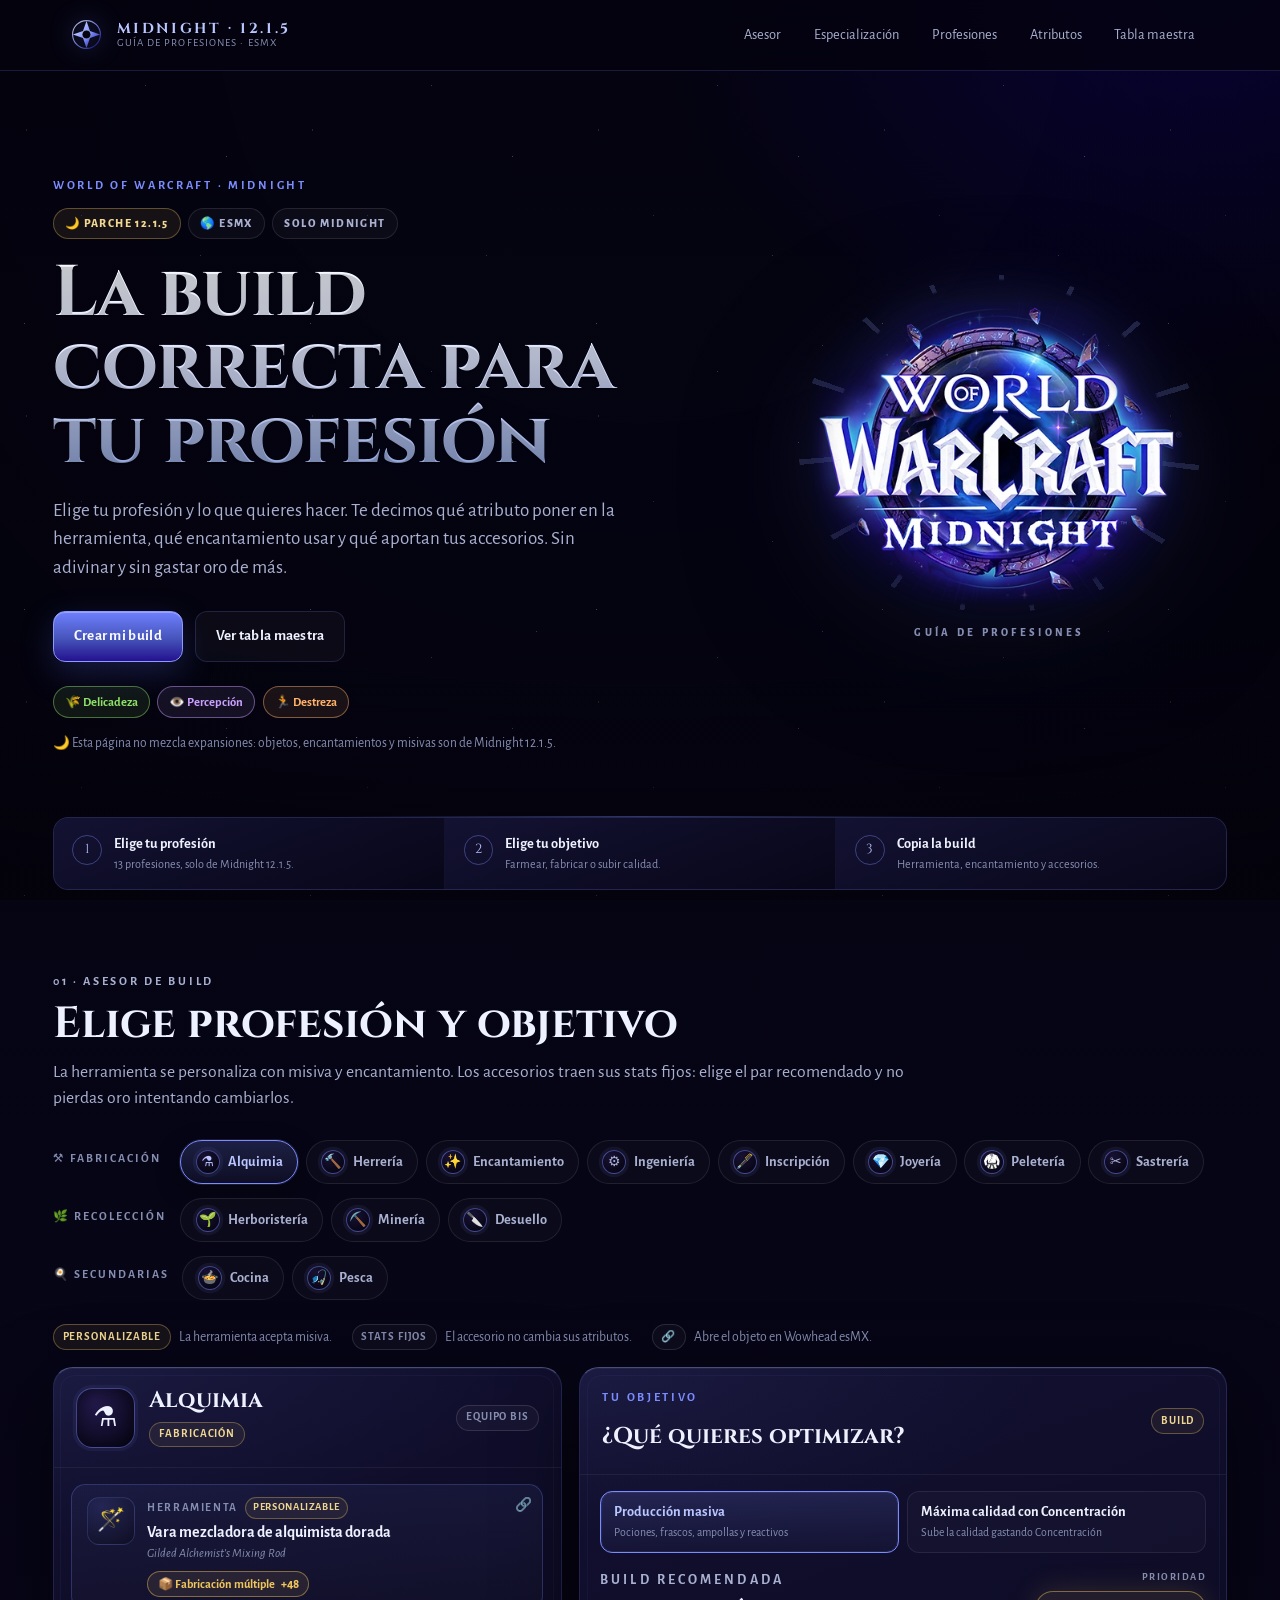
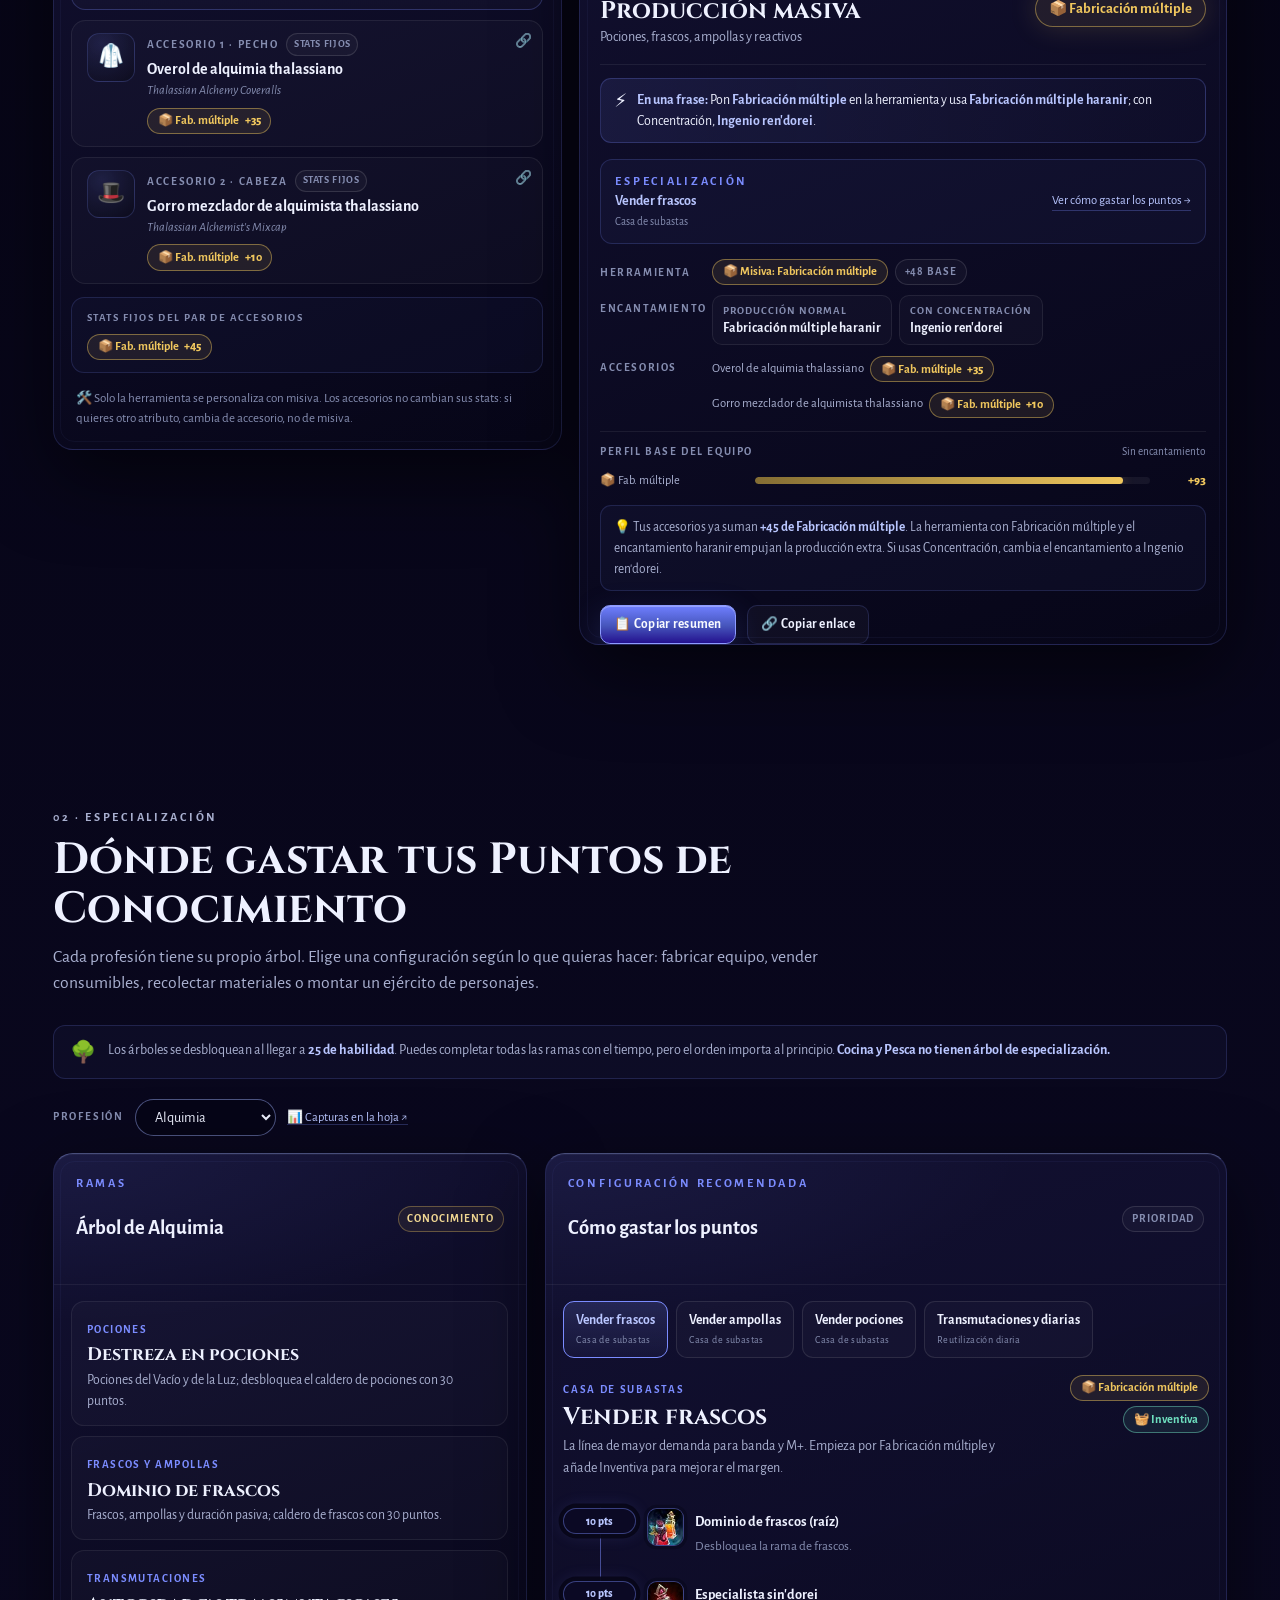
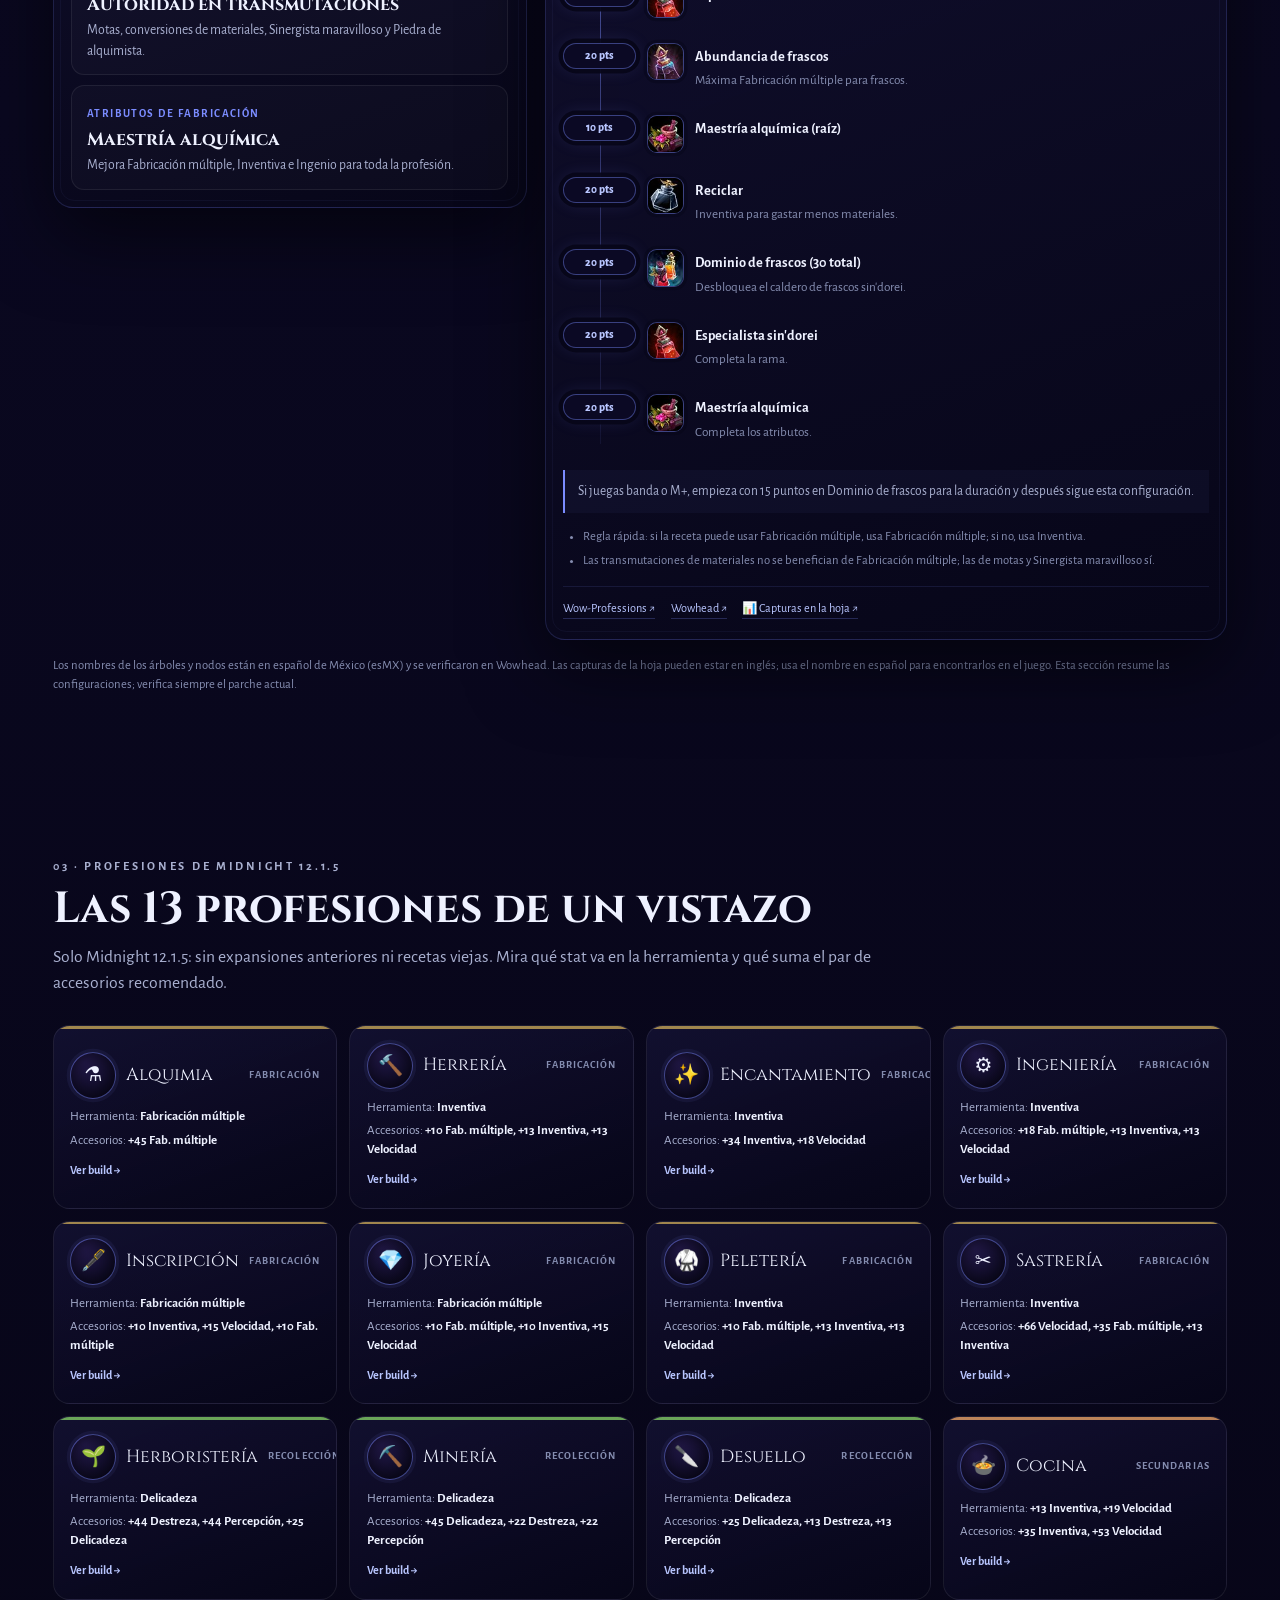
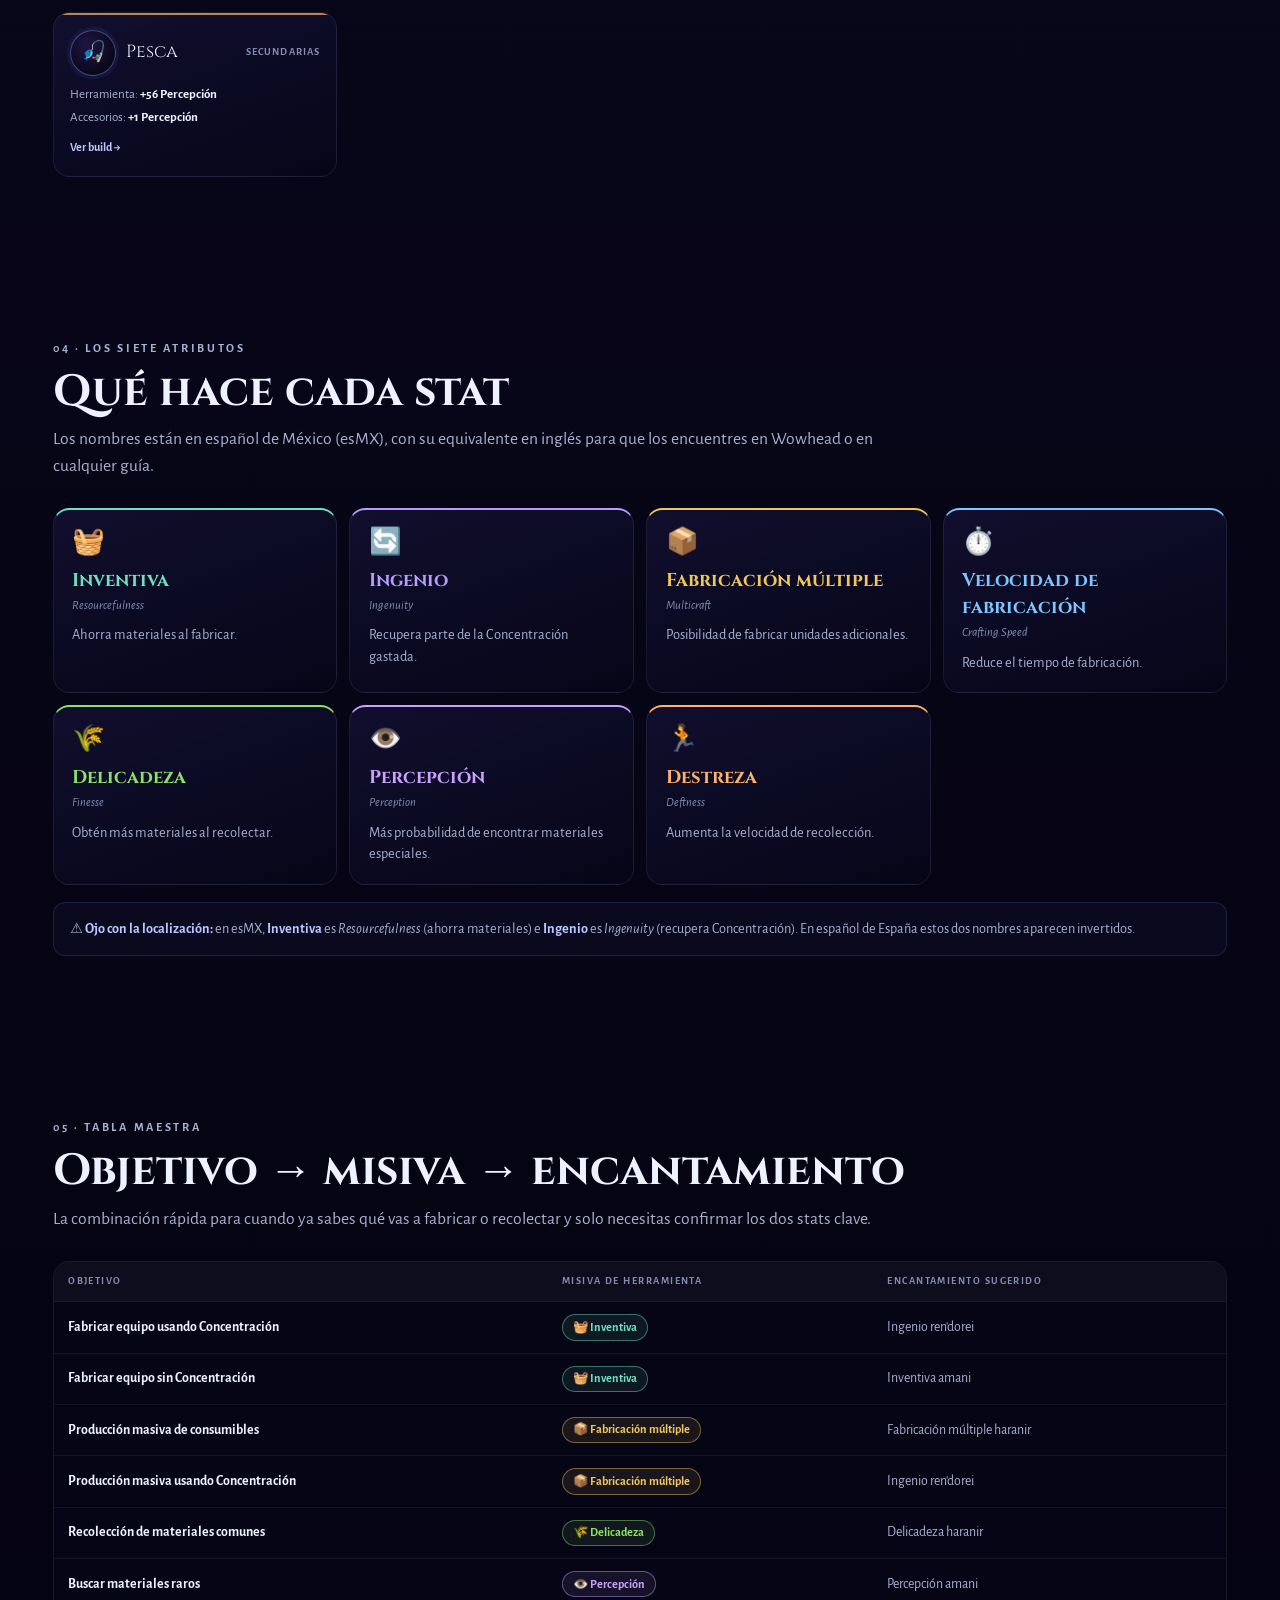
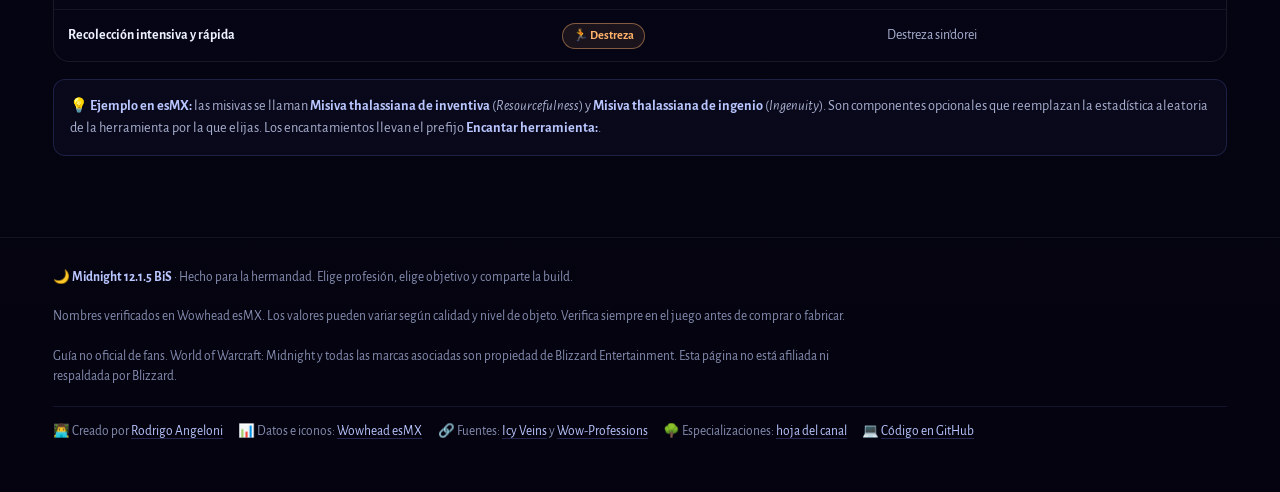
<file: index.html>
<!DOCTYPE html>
<html lang="es-MX">
<head>
  <meta charset="UTF-8">
  <meta name="viewport" content="width=device-width, initial-scale=1.0">
  <meta name="color-scheme" content="dark">
  <meta name="theme-color" content="#04030f">
  <link rel="icon" type="image/svg+xml" href="assets/img/favicon.svg">
  <link rel="preload" as="image" href="assets/img/midnight-logo.webp" type="image/webp">
  <title>Midnight 12.1.5 BiS · Asesor de profesiones</title>
  <meta name="description" content="Guía visual de WoW: Midnight 12.1.5. Elige tu profesión y tu objetivo para saber qué atributo poner en la herramienta, qué encantamiento usar, qué aportan tus accesorios y cómo gastar tus Puntos de Conocimiento.">
  <meta name="author" content="Rodrigo Angeloni">
  <link rel="canonical" href="https://rodrigoangeloni.github.io/wow-midnight-bis/">
  <meta property="og:type" content="website">
  <meta property="og:locale" content="es_MX">
  <meta property="og:site_name" content="Midnight 12.1.5 BiS">
  <meta property="og:title" content="Midnight 12.1.5 · BiS de profesiones">
  <meta property="og:description" content="Elige tu profesión y tu objetivo: qué atributo poner en la herramienta, qué encantamiento usar, qué aportan tus accesorios y cómo gastar tus puntos de especialización.">
  <meta property="og:url" content="https://rodrigoangeloni.github.io/wow-midnight-bis/">
  <meta property="og:image" content="https://rodrigoangeloni.github.io/wow-midnight-bis/assets/img/og-image-v2.jpg">
  <meta property="og:image:secure_url" content="https://rodrigoangeloni.github.io/wow-midnight-bis/assets/img/og-image-v2.jpg">
  <meta property="og:image:type" content="image/jpeg">
  <meta property="og:image:width" content="1200">
  <meta property="og:image:height" content="630">
  <meta property="og:image:alt" content="BiS de profesiones de WoW: Midnight 12.1.5">
  <meta name="twitter:card" content="summary_large_image">
  <meta name="twitter:title" content="Midnight 12.1.5 · BiS de profesiones">
  <meta name="twitter:description" content="Elige tu profesión y tu objetivo: qué atributo poner en la herramienta, qué encantamiento usar, qué aportan tus accesorios y cómo gastar tus puntos de especialización.">
  <meta name="twitter:image" content="https://rodrigoangeloni.github.io/wow-midnight-bis/assets/img/og-image-v2.jpg">
  <meta name="twitter:image:alt" content="BiS de profesiones de WoW: Midnight 12.1.5">
  <link rel="preconnect" href="https://fonts.googleapis.com">
  <link rel="preconnect" href="https://fonts.gstatic.com" crossorigin>
  <link href="https://fonts.googleapis.com/css2?family=Alegreya+Sans:wght@400;500;700;800&family=Cinzel:wght@500;600;700&display=swap" rel="stylesheet">
  <link rel="stylesheet" href="assets/css/styles.css?v=voidlight-6">
</head>
<body>
  <!-- Barra superior -->
  <header class="topbar">
    <a class="brand" href="#top">
      <svg class="brand-mark" viewBox="0 0 32 32" aria-hidden="true" focusable="false">
        <defs>
          <linearGradient id="brand-sigil-grad" x1="0" y1="0" x2="1" y2="1">
            <stop offset="0" stop-color="#eef1ff"/>
            <stop offset=".55" stop-color="#7b8cff"/>
            <stop offset="1" stop-color="#0e0271"/>
          </linearGradient>
        </defs>
        <circle cx="16" cy="16" r="13.5" fill="none" stroke="url(#brand-sigil-grad)" stroke-width="1.1" opacity=".8"/>
        <path d="M16 2.8 19.4 12.6 29.2 16 19.4 19.4 16 29.2 12.6 19.4 2.8 16 12.6 12.6Z" fill="url(#brand-sigil-grad)"/>
        <circle cx="16" cy="16" r="4.2" fill="#04030f"/>
        <circle cx="16" cy="16" r="4.2" fill="none" stroke="#c3d2ef" stroke-width=".7" opacity=".6"/>
      </svg>
      <span class="brand-text">
        <strong>MIDNIGHT · 12.1.5</strong>
        <small>Guía de profesiones · esMX</small>
      </span>
    </a>
    <nav class="topnav" aria-label="Navegación principal">
      <a href="#advisor">Asesor</a>
      <a href="#especializacion">Especialización</a>
      <a href="#vista-rapida">Profesiones</a>
      <a href="#atributos">Atributos</a>
      <a href="#maestra">Tabla maestra</a>
    </nav>
    <nav class="section-jump" aria-label="Navegación rápida">
      <a href="#advisor">Asesor</a>
      <a href="#especializacion">Especialización</a>
      <a href="#vista-rapida">Profesiones</a>
      <a href="#atributos">Atributos</a>
      <a href="#maestra">Tabla maestra</a>
    </nav>
  </header>

  <!-- Contenido principal -->
  <main id="top">
    <!-- Hero -->
    <section class="hero">
      <div class="hero-copy">
        <p class="eyebrow">World of Warcraft · Midnight</p>
        <div class="hero-badges" aria-label="Versión de la guía">
          <span class="patch-badge">🌙 Parche 12.1.5</span>
          <span class="patch-badge muted">🌎 esMX</span>
          <span class="patch-badge muted">Solo Midnight</span>
        </div>
        <h1>La build correcta para tu profesión</h1>
        <p class="hero-sub">Elige tu profesión y lo que quieres hacer. Te decimos qué atributo poner en la herramienta, qué encantamiento usar y qué aportan tus accesorios. Sin adivinar y sin gastar oro de más.</p>
        <div class="hero-actions">
          <a class="btn btn-primary" href="#advisor">Crear mi build</a>
          <a class="btn btn-ghost" href="#maestra">Ver tabla maestra</a>
        </div>
        <div class="hero-stats" aria-label="Atributos de recolección">
          <a class="hero-chip" href="#stat-delicadeza" style="--stat:#8ee06a" title="Ver qué hace Delicadeza">🌾 Delicadeza</a>
          <a class="hero-chip" href="#stat-percepcion" style="--stat:#c9a2ff" title="Ver qué hace Percepción">👁️ Percepción</a>
          <a class="hero-chip" href="#stat-destreza" style="--stat:#ffb26b" title="Ver qué hace Destreza">🏃 Destreza</a>
        </div>
        <p class="hero-note">🌙 Esta página no mezcla expansiones: objetos, encantamientos y misivas son de Midnight 12.1.5.</p>
      </div>
      <div class="hero-art" aria-hidden="true">
        <div class="hero-emblem">
          <div class="emblem-aura"></div>
          <div class="emblem-orbit"></div>
          <picture class="emblem-logo">
            <source srcset="assets/img/midnight-logo.webp" type="image/webp">
            <img src="assets/img/midnight-logo.png" alt="" width="480" height="400" fetchpriority="high" decoding="async">
          </picture>
          <span class="emblem-caption">Guía de profesiones</span>
        </div>
      </div>
    </section>

    <!-- Pasos de uso -->
    <section class="steps-wrap" aria-label="Cómo usar la guía">
      <div class="steps">
        <div class="step"><span>1</span><div><strong>Elige tu profesión</strong><small>13 profesiones, solo de Midnight 12.1.5.</small></div></div>
        <div class="step"><span>2</span><div><strong>Elige tu objetivo</strong><small>Farmear, fabricar o subir calidad.</small></div></div>
        <div class="step"><span>3</span><div><strong>Copia la build</strong><small>Herramienta, encantamiento y accesorios.</small></div></div>
      </div>
    </section>

    <!-- Asesor de build -->
    <section class="section" id="advisor">
      <div class="section-head">
        <p class="section-kicker">01 · Asesor de build</p>
        <h2>Elige profesión y objetivo</h2>
        <p>La herramienta se personaliza con misiva y encantamiento. Los accesorios traen sus stats fijos: elige el par recomendado y no pierdas oro intentando cambiarlos.</p>
      </div>

      <div id="professionPicker" class="profession-picker" role="group" aria-label="Elegir profesión"></div>
      <p id="selectionStatus" class="sr-only" aria-live="polite"></p>

      <div class="legend">
        <span><span class="badge badge-gold">Personalizable</span> La herramienta acepta misiva.</span>
        <span><span class="badge">Stats fijos</span> El accesorio no cambia sus atributos.</span>
        <span><span class="badge">🔗</span> Abre el objeto en Wowhead esMX.</span>
      </div>

      <div class="advisor-grid">
        <aside class="panel gear-panel">
          <div class="panel-head">
            <div class="prof-title">
              <span class="prof-icon lg" id="profEmoji" aria-hidden="true">⚗️</span>
              <div>
                <h3 id="profName">Alquimia</h3>
                <span class="badge badge-gold" id="profCategory">Fabricación</span>
              </div>
            </div>
            <span class="badge">Equipo BiS</span>
          </div>
          <div id="gearList" class="gear-list"></div>
          <div class="gear-summary">
            <span>Stats fijos del par de accesorios</span>
            <div id="gearSummaryStats" class="gear-stats"></div>
          </div>
          <p class="micro-note">🛠️ Solo la herramienta se personaliza con misiva. Los accesorios no cambian sus stats: si quieres otro atributo, cambia de accesorio, no de misiva.</p>
        </aside>

        <div class="panel build-panel">
          <div class="panel-head">
            <div>
              <p class="section-kicker">Tu objetivo</p>
              <h3 style="margin:0;font-family:var(--font-display);font-size:1.3rem;">¿Qué quieres optimizar?</h3>
            </div>
            <span class="badge badge-gold">Build</span>
          </div>
          <div id="objectiveGrid" class="objective-grid" role="group" aria-label="Elegir objetivo"></div>
          <div id="buildContent" class="build-content"></div>
        </div>
      </div>
    </section>

    <!-- Especialización -->
    <section class="section" id="especializacion">
      <div class="section-head">
        <p class="section-kicker">02 · Especialización</p>
        <h2>Dónde gastar tus Puntos de Conocimiento</h2>
        <p>Cada profesión tiene su propio árbol. Elige una configuración según lo que quieras hacer: fabricar equipo, vender consumibles, recolectar materiales o montar un ejército de personajes.</p>
      </div>
      <div class="spec-callout">
        <span aria-hidden="true">🌳</span>
        <p>Los árboles se desbloquean al llegar a <strong>25 de habilidad</strong>. Puedes completar todas las ramas con el tiempo, pero el orden importa al principio. <strong>Cocina y Pesca no tienen árbol de especialización.</strong></p>
      </div>
      <div class="spec-toolbar">
        <label class="spec-select-label" for="specProfessionSelect">Profesión</label>
        <select id="specProfessionSelect" class="spec-select"></select>
        <span id="specSheetLink" class="spec-sheet-link"></span>
      </div>
      <div class="spec-layout">
        <aside class="panel spec-trees-panel">
          <div class="panel-head">
            <div>
              <p class="section-kicker">Ramas</p>
              <h3>Árbol de <span id="specProfName">Sastrería</span></h3>
            </div>
            <span class="badge badge-gold">Conocimiento</span>
          </div>
          <div id="specTreeList" class="spec-tree-list"></div>
        </aside>
        <div class="panel spec-build-panel">
          <div class="panel-head">
            <div>
              <p class="section-kicker">Configuración recomendada</p>
              <h3>Cómo gastar los puntos</h3>
            </div>
            <span class="badge">Prioridad</span>
          </div>
          <div id="specBuildTabs" class="spec-build-tabs" role="group" aria-label="Elegir configuración de especialización"></div>
          <div id="specBuildContent" class="spec-build-content"></div>
        </div>
      </div>
      <p class="spec-disclaimer">Los nombres de los árboles y nodos están en español de México (esMX) y se verificaron en Wowhead. Las capturas de la hoja pueden estar en inglés; usa el nombre en español para encontrarlos en el juego. Esta sección resume las configuraciones; verifica siempre el parche actual.</p>
    </section>

    <!-- Vista rápida de profesiones -->
    <section class="section" id="vista-rapida">
      <div class="section-head">
        <p class="section-kicker">03 · Profesiones de Midnight 12.1.5</p>
        <h2>Las 13 profesiones de un vistazo</h2>
        <p>Solo Midnight 12.1.5: sin expansiones anteriores ni recetas viejas. Mira qué stat va en la herramienta y qué suma el par de accesorios recomendado.</p>
      </div>
      <div id="quickGrid" class="quick-grid"></div>
    </section>

    <!-- Atributos -->
    <section class="section" id="atributos">
      <div class="section-head">
        <p class="section-kicker">04 · Los siete atributos</p>
        <h2>Qué hace cada stat</h2>
        <p>Los nombres están en español de México (esMX), con su equivalente en inglés para que los encuentres en Wowhead o en cualquier guía.</p>
      </div>
      <div id="statGrid" class="stat-grid"></div>
      <div class="callout">
        ⚠️ <strong>Ojo con la localización:</strong> en esMX, <strong>Inventiva</strong> es <em>Resourcefulness</em> (ahorra materiales) e <strong>Ingenio</strong> es <em>Ingenuity</em> (recupera Concentración). En español de España estos dos nombres aparecen invertidos.
      </div>
    </section>

    <!-- Tabla maestra -->
    <section class="section" id="maestra">
      <div class="section-head">
        <p class="section-kicker">05 · Tabla maestra</p>
        <h2>Objetivo → misiva → encantamiento</h2>
        <p>La combinación rápida para cuando ya sabes qué vas a fabricar o recolectar y solo necesitas confirmar los dos stats clave.</p>
      </div>
      <div class="table-wrap">
        <table>
          <caption class="sr-only">Objetivo, misiva de herramienta y encantamiento sugerido para cada tipo de build.</caption>
          <thead>
            <tr>
              <th scope="col">Objetivo</th>
              <th scope="col">Misiva de herramienta</th>
              <th scope="col">Encantamiento sugerido</th>
            </tr>
          </thead>
          <tbody id="masterBody"></tbody>
        </table>
      </div>
      <div class="callout">
        💡 <strong>Ejemplo en esMX:</strong> las misivas se llaman <strong>Misiva thalassiana de inventiva</strong> (<em>Resourcefulness</em>) y <strong>Misiva thalassiana de ingenio</strong> (<em>Ingenuity</em>). Son componentes opcionales que reemplazan la estadística aleatoria de la herramienta por la que elijas. Los encantamientos llevan el prefijo <strong>Encantar herramienta:</strong>.
      </div>
    </section>
  </main>

  <!-- Pie de página y créditos -->
  <footer class="footer" id="creditos">
    <p>🌙 <strong>Midnight 12.1.5 BiS</strong> · Hecho para la hermandad. Elige profesión, elige objetivo y comparte la build.</p>
    <p class="fine">Nombres verificados en Wowhead esMX. Los valores pueden variar según calidad y nivel de objeto. Verifica siempre en el juego antes de comprar o fabricar.</p>
    <p class="fine">Guía no oficial de fans. World of Warcraft: Midnight y todas las marcas asociadas son propiedad de Blizzard Entertainment. Esta página no está afiliada ni respaldada por Blizzard.</p>
    <p class="credits">
      <span>👨‍💻 Creado por <a href="https://github.com/rodrigoangeloni" target="_blank" rel="noopener">Rodrigo Angeloni</a></span>
      <span>📊 Datos e iconos: <a href="https://www.wowhead.com/mx" target="_blank" rel="noopener">Wowhead esMX</a></span>
      <span>🔗 Fuentes: <a href="https://www.icy-veins.com/wow/professions" target="_blank" rel="noopener">Icy Veins</a> y <a href="https://www.wow-professions.com/midnight/" target="_blank" rel="noopener">Wow-Professions</a></span>
      <span>🌳 Especializaciones: <a href="https://docs.google.com/spreadsheets/d/1kKJyJ_sHOh2pIMTDjI2c1wIKFeRj2f_S/edit" target="_blank" rel="noopener">hoja del canal</a></span>
      <span>💻 <a href="https://github.com/rodrigoangeloni/wow-midnight-bis" target="_blank" rel="noopener">Código en GitHub</a></span>
    </p>
  </footer>

  <noscript>Activa JavaScript para usar el asesor interactivo de profesiones.</noscript>

  <script src="assets/js/data.js" defer></script>
  <script src="assets/js/specializations.js?v=esmx-2" defer></script>
  <script src="assets/js/app.js?v=voidlight-6" defer></script>
</body>
</html>
</file>
<file: assets/css/styles.css>
/* ==========================================================================
   Midnight 12.1.5 · BiS de profesiones
   Estilos de la página. Cargado por index.html.
   ========================================================================== */

:root {
  --bg: #04030f;
  --bg-2: #0a0820;
  --panel: rgba(16, 14, 42, .88);
  --panel-2: rgba(7, 6, 24, .95);
  --line: rgba(123, 140, 255, .18);
  --line-strong: rgba(159, 176, 255, .46);
  --accent: #7b8cff;
  --accent-2: #b9c6ff;
  --accent-3: #4655bb;
  --frost: #eef1ff;
  --sunwell: #d8b45a;
  --sunwell-2: #f0d792;
  --sunwell-3: #8a6a1f;
  --text: #eef1ff;
  --muted: #a9b0d0;
  --muted-2: #858db0;
  --green: #8ee06a;
  --purple: #c9a2ff;
  --orange: #ffb26b;
  --teal: #6fe0c0;
  --violet: #b79bff;
  --blue: #7cc7ff;
  --goldstat: #f0c75e;
  --radius: 18px;
  --shadow: 0 24px 70px rgba(0, 0, 0, .55);
  --font-display: "Cinzel", "Palatino Linotype", "Book Antiqua", Georgia, serif;
  --font-body: "Alegreya Sans", "Segoe UI", system-ui, sans-serif;
}

* { box-sizing: border-box; }
html { scroll-behavior: smooth; scroll-padding-top: 88px; }
body {
  margin: 0;
  min-height: 100vh;
  zoom: 1.1; /* Vista ~10% más grande, equivalente a un zoom del 110%. */
  color: var(--text);
  font-family: var(--font-body);
  line-height: 1.5;
  background:
    radial-gradient(1100px 720px at 8% -12%, rgba(70, 85, 187, .30), transparent 62%),
    radial-gradient(900px 620px at 96% 0%, rgba(14, 2, 113, .38), transparent 64%),
    radial-gradient(800px 520px at 50% 112%, rgba(216, 180, 90, .045), transparent 72%),
    linear-gradient(180deg, #04030f 0%, #0a0820 48%, #04030f 100%);
}
body::before {
  content: "";
  position: fixed;
  inset: 0;
  z-index: 0;
  pointer-events: none;
  opacity: .55;
  background-image:
    radial-gradient(1px 1px at 22px 34px, rgba(238, 241, 255, .55) 50%, transparent 51%),
    radial-gradient(1px 1px at 132px 78px, rgba(185, 198, 255, .45) 50%, transparent 51%),
    radial-gradient(1.2px 1.2px at 206px 142px, rgba(238, 241, 255, .5) 50%, transparent 51%),
    radial-gradient(1px 1px at 74px 196px, rgba(123, 140, 255, .45) 50%, transparent 51%),
    radial-gradient(1px 1px at 182px 232px, rgba(238, 241, 255, .35) 50%, transparent 51%),
    radial-gradient(1.4px 1.4px at 24px 118px, rgba(216, 180, 90, .35) 50%, transparent 51%),
    radial-gradient(1px 1px at 228px 54px, rgba(238, 241, 255, .4) 50%, transparent 51%);
  background-size: 260px 260px;
}
body::after {
  content: "";
  position: fixed;
  inset: 0;
  z-index: 0;
  pointer-events: none;
  background:
    radial-gradient(circle at 50% 0%, transparent 0 38%, rgba(0, 0, 0, .34) 100%),
    linear-gradient(180deg, rgba(4, 3, 15, 0) 70%, rgba(4, 3, 15, .38) 100%);
}
::selection { background: rgba(123, 140, 255, .35); color: #fff; }
a { color: var(--accent-2); }
button, input, textarea, select { font: inherit; }
button { cursor: pointer; }
:focus-visible { outline: 2px solid var(--accent-2); outline-offset: 3px; }
.sr-only {
  position: absolute;
  width: 1px;
  height: 1px;
  padding: 0;
  margin: -1px;
  overflow: hidden;
  clip: rect(0, 0, 0, 0);
  white-space: nowrap;
  border: 0;
}

/* Topbar */
.topbar {
  position: sticky;
  top: 0;
  z-index: 50;
  display: flex;
  align-items: center;
  justify-content: space-between;
  gap: 16px;
  padding: 13px clamp(18px, 5vw, 64px);
  background: rgba(4, 3, 15, .78);
  backdrop-filter: blur(16px);
  -webkit-backdrop-filter: blur(16px);
  border-bottom: 1px solid rgba(123, 140, 255, .18);
}
.brand {
  display: flex;
  align-items: center;
  gap: 12px;
  color: var(--text);
  text-decoration: none;
  min-width: 0;
}
.brand-mark {
  width: 30px;
  height: 30px;
  flex: 0 0 auto;
  filter: drop-shadow(0 0 12px rgba(123, 140, 255, .45));
}
.brand-text { display: flex; flex-direction: column; line-height: 1.1; min-width: 0; }
.brand-text strong {
  font-family: var(--font-display);
  font-size: .82rem;
  letter-spacing: .18em;
  color: var(--accent-2);
  white-space: nowrap;
}
.brand-text small {
  font-size: .62rem;
  letter-spacing: .1em;
  text-transform: uppercase;
  color: var(--muted-2);
  white-space: nowrap;
}
.topnav { display: flex; gap: 4px; }
.topnav a {
  color: var(--muted);
  text-decoration: none;
  font-size: .82rem;
  padding: 8px 12px;
  border-radius: 999px;
  border: 1px solid transparent;
  white-space: nowrap;
  transition: color .2s, border-color .2s, background .2s;
}
.topnav a:hover { color: var(--accent-2); border-color: var(--line); background: rgba(123, 140, 255, .06); }
.section-jump { display: none; }

main { position: relative; z-index: 1; }

/* Hero */
.hero {
  position: relative;
  max-width: 1240px;
  margin: 0 auto;
  padding: clamp(46px, 8vw, 96px) clamp(18px, 5vw, 48px) clamp(34px, 5vw, 58px);
  display: grid;
  grid-template-columns: minmax(0, 1.18fr) minmax(0, .82fr);
  gap: clamp(28px, 5vw, 58px);
  align-items: center;
}
.hero::after {
  content: "";
  position: absolute;
  bottom: 0;
  left: 50%;
  width: min(560px, 84%);
  height: 1px;
  transform: translateX(-50%);
  background: linear-gradient(90deg, transparent, rgba(123, 140, 255, .38), transparent);
}
.eyebrow, .section-kicker {
  margin: 0 0 12px;
  font-size: .67rem;
  font-weight: 700;
  letter-spacing: .22em;
  text-transform: uppercase;
  color: var(--accent);
}
h1 {
  margin: 0 0 18px;
  font-family: var(--font-display);
  font-size: clamp(2.4rem, 5.1vw, 4.5rem);
  line-height: 1.02;
  letter-spacing: -.01em;
  background: linear-gradient(180deg, #f8faff 0%, #dfe6ff 46%, #8ca0d5 100%);
  -webkit-background-clip: text;
  background-clip: text;
  color: transparent;
  text-shadow: 0 2px 0 rgba(0, 0, 0, .2);
}
.hero-sub {
  max-width: 58ch;
  margin: 0;
  color: var(--muted);
  font-size: clamp(.98rem, 1.5vw, 1.08rem);
}
.hero-actions { display: flex; flex-wrap: wrap; gap: 11px; margin: 26px 0 22px; }
.btn {
  display: inline-flex;
  align-items: center;
  justify-content: center;
  gap: 8px;
  padding: 12px 18px;
  border-radius: 11px;
  border: 1px solid transparent;
  font-weight: 700;
  font-size: .86rem;
  letter-spacing: .02em;
  text-decoration: none;
  transition: transform .2s, box-shadow .2s, background .2s, border-color .2s;
}
.btn-primary {
  color: #f8faff;
  background: linear-gradient(180deg, #6f7fff 0%, #4655bb 54%, #24118f 100%);
  border-color: #8d9bff;
  box-shadow: 0 10px 30px rgba(70, 85, 187, .3), inset 0 1px 0 rgba(255, 255, 255, .28);
}
.btn-primary:hover { transform: translateY(-1px); box-shadow: 0 14px 38px rgba(70, 85, 187, .42), inset 0 1px 0 rgba(255, 255, 255, .3); }
.btn-ghost {
  color: var(--text);
  background: rgba(255, 255, 255, .03);
  border-color: var(--line);
}
.btn-ghost:hover { border-color: var(--line-strong); background: rgba(123, 140, 255, .06); transform: translateY(-1px); }
.btn-small { padding: 8px 12px; font-size: .76rem; border-radius: 9px; }
.hero-badges { display: flex; flex-wrap: wrap; gap: 7px; margin: 0 0 17px; }
.patch-badge {
  display: inline-flex;
  align-items: center;
  gap: 6px;
  padding: 5px 10px;
  border-radius: 999px;
  border: 1px solid color-mix(in srgb, var(--sunwell) 38%, transparent);
  background: color-mix(in srgb, var(--sunwell) 9%, transparent);
  color: var(--sunwell-2);
  font-size: .62rem;
  font-weight: 800;
  letter-spacing: .12em;
  text-transform: uppercase;
}
.patch-badge.muted { border-color: rgba(255, 255, 255, .1); background: rgba(255, 255, 255, .03); color: var(--muted); }
.hero-stats { display: flex; flex-wrap: wrap; gap: 7px; }
.hero-chip {
  display: inline-flex;
  align-items: center;
  gap: 6px;
  padding: 5px 10px;
  border-radius: 999px;
  border: 1px solid rgba(255, 255, 255, .12);
  border-color: color-mix(in srgb, var(--stat) 45%, transparent);
  background: rgba(255, 255, 255, .03);
  background: color-mix(in srgb, var(--stat) 9%, transparent);
  color: var(--stat);
  font-size: .72rem;
  font-weight: 700;
  text-decoration: none;
  transition: filter .2s, border-color .2s;
}
.hero-chip:hover { filter: brightness(1.15); border-color: var(--stat); }
.hero-note { margin: 14px 0 0; color: var(--muted-2); font-size: .72rem; }

/* Pasos de uso */
.steps-wrap { max-width: 1240px; margin: 0 auto; padding: 0 clamp(18px, 5vw, 48px); }
.steps {
  display: grid;
  grid-template-columns: repeat(3, minmax(0, 1fr));
  gap: 1px;
  overflow: hidden;
  border: 1px solid rgba(123, 140, 255, .16);
  border-radius: 14px;
  background: rgba(123, 140, 255, .12);
}
.step {
  display: flex;
  align-items: flex-start;
  gap: 11px;
  padding: 15px 17px;
  background: linear-gradient(160deg, rgba(20, 18, 52, .92), rgba(7, 6, 24, .96));
}
.step > span {
  flex: 0 0 auto;
  width: 27px;
  height: 27px;
  display: grid;
  place-items: center;
  border: 1px solid rgba(123, 140, 255, .4);
  border-radius: 50%;
  color: var(--accent-2);
  font-family: var(--font-display);
  font-size: .75rem;
}
.step strong { display: block; color: var(--text); font-size: .82rem; line-height: 1.3; }
.step small { display: block; margin-top: 2px; color: var(--muted-2); font-size: .69rem; line-height: 1.4; }

.hero-art { display: flex; justify-content: center; }
.hero-emblem {
  position: relative;
  width: min(390px, 72vw);
  display: flex;
  flex-direction: column;
  align-items: center;
  isolation: isolate;
}
.emblem-aura {
  position: absolute;
  inset: 4% 2% 12%;
  z-index: -1;
  border-radius: 50%;
  background:
    radial-gradient(circle at 50% 42%, rgba(123, 140, 255, .32), transparent 58%),
    radial-gradient(circle at 50% 60%, rgba(14, 2, 113, .45), transparent 68%);
  filter: blur(28px);
}
.emblem-orbit {
  position: absolute;
  inset: -4% 3% 8%;
  border-radius: 50%;
  opacity: .7;
  pointer-events: none;
  background: repeating-conic-gradient(from 0deg,
    rgba(159, 176, 255, .28) 0deg 1.6deg,
    transparent 1.6deg 24deg);
  -webkit-mask: radial-gradient(circle, transparent 62%, #000 63%);
  mask: radial-gradient(circle, transparent 62%, #000 63%);
  animation: spin 80s linear infinite;
}
.emblem-logo {
  position: relative;
  z-index: 2;
  display: block;
  filter: drop-shadow(0 30px 60px rgba(0, 0, 0, .5)) drop-shadow(0 0 36px rgba(70, 85, 187, .28));
}
.emblem-logo img {
  display: block;
  width: min(350px, 68vw);
  height: auto;
  mix-blend-mode: screen;
}
.emblem-caption {
  position: relative;
  z-index: 2;
  margin-top: 14px;
  color: var(--muted-2);
  font-size: .62rem;
  font-weight: 800;
  letter-spacing: .3em;
  text-transform: uppercase;
}
@keyframes spin { to { transform: rotate(360deg); } }

/* Secciones */
.section {
  max-width: 1240px;
  margin: 0 auto;
  padding: clamp(38px, 6vw, 74px) clamp(18px, 5vw, 48px);
}
.section-head { max-width: 780px; margin-bottom: 26px; }
.section-head h2 {
  margin: 0 0 9px;
  font-family: var(--font-display);
  font-size: clamp(1.7rem, 3.1vw, 2.65rem);
  line-height: 1.12;
  color: var(--text);
}
.section-head p { margin: 0; color: var(--muted); }
.section-head .section-kicker { margin-bottom: 9px; }

.profession-picker { display: flex; flex-direction: column; gap: 13px; margin-bottom: 22px; }
.tab-group { display: flex; align-items: flex-start; gap: 12px; flex-wrap: wrap; }
.tab-label {
  min-width: 104px;
  padding-top: 9px;
  font-size: .63rem;
  font-weight: 700;
  letter-spacing: .17em;
  text-transform: uppercase;
  color: var(--muted-2);
}
.tabs { display: flex; flex-wrap: wrap; gap: 7px; }
.prof-tab {
  display: inline-flex;
  align-items: center;
  gap: 7px;
  padding: 8px 13px;
  border-radius: 999px;
  border: 1px solid rgba(255, 255, 255, .09);
  background: rgba(255, 255, 255, .025);
  color: var(--muted);
  font-size: .82rem;
  font-weight: 600;
  transition: transform .18s, border-color .18s, background .18s, color .18s, box-shadow .18s;
}
.prof-tab .emoji { font-size: 1.02rem; line-height: 1; }
.prof-tab:hover { transform: translateY(-1px); border-color: var(--line-strong); color: var(--text); }
.prof-tab[aria-pressed="true"] {
  border-color: var(--accent);
  background: linear-gradient(180deg, rgba(123, 140, 255, .2), rgba(123, 140, 255, .07));
  color: var(--accent-2);
  box-shadow: 0 0 0 1px rgba(123, 140, 255, .16), 0 8px 24px rgba(0, 0, 0, .25);
}

.legend {
  display: flex;
  flex-wrap: wrap;
  gap: 10px 18px;
  margin: 0 0 16px;
  color: var(--muted-2);
  font-size: .74rem;
}
.legend > span { display: inline-flex; align-items: center; gap: 7px; }

/* Asesor de build */
.advisor-grid {
  display: grid;
  grid-template-columns: minmax(0, .88fr) minmax(0, 1.12fr);
  gap: 16px;
  align-items: start;
}
.panel {
  position: relative;
  overflow: hidden;
  border: 1px solid var(--line);
  border-top-color: rgba(159, 176, 255, .42);
  border-radius: var(--radius);
  background: linear-gradient(160deg, rgba(20, 18, 52, .92), rgba(7, 6, 24, .97));
  box-shadow: var(--shadow), inset 0 1px 0 rgba(195, 210, 239, .06);
}
.panel::before {
  content: "";
  position: absolute;
  inset: 0;
  pointer-events: none;
  background: radial-gradient(620px 220px at 0% 0%, rgba(123, 140, 255, .08), transparent 70%);
}
.panel::after {
  content: "";
  position: absolute;
  inset: 6px;
  pointer-events: none;
  border: 1px solid rgba(123, 140, 255, .055);
  border-radius: 13px;
}
.panel-head {
  position: relative;
  z-index: 1;
  display: flex;
  align-items: center;
  justify-content: space-between;
  gap: 14px;
  padding: 18px 20px;
  border-bottom: 1px solid rgba(255, 255, 255, .06);
}
.prof-title { display: flex; align-items: center; gap: 13px; min-width: 0; }
.prof-icon {
  position: relative;
  display: grid;
  place-items: center;
  flex: 0 0 auto;
  overflow: hidden;
  border: 1px solid rgba(123, 140, 255, .45);
  border-radius: 50%;
  background: radial-gradient(circle at 30% 20%, #241a4d, #070618);
  box-shadow: 0 0 0 3px rgba(123, 140, 255, .07), inset 0 0 18px rgba(0, 0, 0, .55);
}
.prof-icon img {
  position: absolute;
  inset: 0;
  width: 100%;
  height: 100%;
  object-fit: cover;
}
.prof-icon .fallback { font-size: 1.15rem; line-height: 1; }
.prof-icon.sm { width: 22px; height: 22px; }
.prof-icon.sm .fallback { font-size: .8rem; }
.prof-icon.md { width: 42px; height: 42px; }
.prof-icon.lg { width: 54px; height: 54px; border-radius: 15px; }
.prof-icon.lg .fallback { font-size: 1.55rem; }
.prof-icon.lg img { border-radius: 14px; }
.prof-title h3 { margin: 0 0 4px; font-family: var(--font-display); font-size: 1.3rem; line-height: 1.15; }
.badge {
  display: inline-flex;
  align-items: center;
  gap: 5px;
  padding: 3px 8px;
  border-radius: 999px;
  border: 1px solid rgba(255, 255, 255, .12);
  background: rgba(255, 255, 255, .03);
  color: var(--muted-2);
  font-size: .58rem;
  font-weight: 700;
  letter-spacing: .1em;
  text-transform: uppercase;
  white-space: nowrap;
}
.badge-gold { border-color: color-mix(in srgb, var(--sunwell) 38%, transparent); background: color-mix(in srgb, var(--sunwell) 8%, transparent); color: var(--sunwell-2); }

.gear-list { position: relative; z-index: 1; display: flex; flex-direction: column; gap: 9px; padding: 14px 16px 8px; }
.gear-card {
  position: relative;
  display: grid;
  grid-template-columns: 44px minmax(0, 1fr);
  gap: 11px;
  padding: 11px 13px;
  border: 1px solid rgba(255, 255, 255, .07);
  border-radius: 13px;
  background: rgba(255, 255, 255, .022);
  color: var(--text);
  transition: border-color .2s, background .2s, transform .2s;
}
.gear-card-link {
  position: absolute;
  inset: 0;
  z-index: 1;
  border-radius: inherit;
}
.gear-card .stat-chip { position: relative; z-index: 2; }
.gear-card:hover { transform: translateY(-1px); border-color: rgba(123, 140, 255, .28); background: rgba(123, 140, 255, .035); }
.gear-card.tool {
  border-color: rgba(123, 140, 255, .25);
  background: linear-gradient(180deg, rgba(123, 140, 255, .075), rgba(255, 255, 255, .018));
}
.gear-icon {
  position: relative;
  width: 44px;
  height: 44px;
  display: grid;
  place-items: center;
  overflow: hidden;
  border: 1px solid rgba(123, 140, 255, .22);
  border-radius: 11px;
  background: radial-gradient(circle at 30% 20%, rgba(123, 140, 255, .12), rgba(0, 0, 0, .3));
  font-size: 1.28rem;
}
.gear-icon img {
  position: absolute;
  inset: 0;
  width: 100%;
  height: 100%;
  object-fit: cover;
}
.gear-icon .fallback { line-height: 1; }
.gear-main { min-width: 0; padding-right: 16px; }
.gear-slot {
  display: flex;
  align-items: center;
  flex-wrap: wrap;
  gap: 7px;
  color: var(--muted-2);
  font-size: .59rem;
  font-weight: 700;
  letter-spacing: .14em;
  text-transform: uppercase;
}
.gear-slot .badge { padding: 2px 6px; font-size: .52rem; letter-spacing: .06em; }
.gear-name { margin: 3px 0 1px; color: var(--text); font-size: .91rem; font-weight: 700; line-height: 1.3; overflow-wrap: anywhere; }
.gear-en { color: var(--muted-2); font-size: .69rem; font-style: italic; overflow-wrap: anywhere; }
.gear-stats { display: flex; flex-wrap: wrap; gap: 5px; margin-top: 7px; }
.gear-link {
  position: absolute;
  top: 9px;
  right: 9px;
  color: var(--muted-2);
  font-size: .78rem;
  text-decoration: none;
  opacity: .7;
  transition: color .2s, opacity .2s;
}
.gear-link:hover,
.gear-card:hover .gear-link { color: var(--accent-2); opacity: 1; }
.gear-summary {
  position: relative;
  z-index: 1;
  margin: 4px 16px 14px;
  padding: 11px 13px;
  border: 1px solid rgba(123, 140, 255, .17);
  border-radius: 12px;
  background: rgba(123, 140, 255, .035);
}
.gear-summary > span {
  display: block;
  margin-bottom: 7px;
  color: var(--muted-2);
  font-size: .57rem;
  font-weight: 700;
  letter-spacing: .14em;
  text-transform: uppercase;
}
.gear-summary .gear-stats { margin-top: 0; }
.micro-note {
  position: relative;
  z-index: 1;
  margin: 2px 0 0;
  padding: 0 20px 18px;
  color: var(--muted-2);
  font-size: .74rem;
  line-height: 1.55;
}

.stat-chip {
  display: inline-flex;
  align-items: center;
  gap: 5px;
  padding: 4px 9px;
  border-radius: 999px;
  border: 1px solid rgba(255, 255, 255, .14);
  border-color: color-mix(in srgb, var(--stat) 45%, transparent);
  background: rgba(255, 255, 255, .03);
  background: color-mix(in srgb, var(--stat) 9%, transparent);
  color: var(--stat);
  font-size: .7rem;
  font-weight: 700;
  text-decoration: none;
  cursor: pointer;
  transition: filter .2s, border-color .2s;
  line-height: 1.25;
  white-space: nowrap;
}
.stat-chip b { font-weight: 800; }
.stat-chip.big {
  padding: 7px 12px;
  font-size: .84rem;
  white-space: normal;
  text-align: left;
  box-shadow: 0 0 26px color-mix(in srgb, var(--stat) 16%, transparent);
}
a.stat-chip:hover { filter: brightness(1.15); border-color: var(--stat); }
.muted-chip { color: var(--muted-2); font-size: .68rem; font-style: italic; }

.objective-grid {
  position: relative;
  z-index: 1;
  display: grid;
  grid-template-columns: repeat(auto-fit, minmax(150px, 1fr));
  gap: 7px;
  padding: 15px 18px 0;
}
.objective-btn {
  padding: 10px 12px;
  text-align: left;
  border: 1px solid rgba(255, 255, 255, .08);
  border-radius: 11px;
  background: rgba(255, 255, 255, .025);
  color: var(--text);
  transition: border-color .18s, background .18s, transform .18s;
}
.objective-btn:hover { transform: translateY(-1px); border-color: var(--line-strong); background: rgba(123, 140, 255, .045); }
.objective-btn strong { display: block; font-size: .82rem; line-height: 1.25; }
.objective-btn small { display: block; margin-top: 3px; color: var(--muted-2); font-size: .67rem; line-height: 1.35; }
.objective-btn[aria-pressed="true"] {
  border-color: var(--accent);
  background: linear-gradient(180deg, rgba(123, 140, 255, .16), rgba(123, 140, 255, .045));
  box-shadow: inset 0 0 0 1px rgba(123, 140, 255, .13);
}
.objective-btn[aria-pressed="true"] strong { color: var(--accent-2); }

.build-content { position: relative; z-index: 1; padding: 16px 18px 0; }
.build-hero {
  display: flex;
  align-items: flex-start;
  justify-content: space-between;
  gap: 16px;
  padding-bottom: 14px;
  border-bottom: 1px solid rgba(255, 255, 255, .07);
}
.build-hero .section-kicker { margin-bottom: 5px; }
.build-hero h3 { margin: 0 0 2px; font-family: var(--font-display); font-size: 1.38rem; line-height: 1.15; }
.build-hero p { margin: 0; color: var(--muted); font-size: .8rem; }
.priority { flex: 0 0 auto; text-align: right; max-width: 48%; }
.priority > small {
  display: block;
  margin-bottom: 5px;
  color: var(--muted-2);
  font-size: .58rem;
  font-weight: 700;
  letter-spacing: .15em;
  text-transform: uppercase;
}
.priority-note { margin-top: 5px; color: var(--muted-2); font-size: .62rem; font-style: italic; letter-spacing: 0; text-transform: none; }

.build-rows { display: flex; flex-direction: column; gap: 9px; padding: 14px 0 12px; }
.build-row { display: grid; grid-template-columns: 92px minmax(0, 1fr); gap: 10px; align-items: start; }
.row-label {
  padding-top: 5px;
  color: var(--muted-2);
  font-size: .59rem;
  font-weight: 700;
  letter-spacing: .14em;
  text-transform: uppercase;
}
.row-content { display: flex; flex-wrap: wrap; align-items: center; gap: 6px; min-width: 0; }
.enchant-option {
  display: inline-flex;
  flex-direction: column;
  gap: 1px;
  padding: 6px 9px;
  border: 1px solid rgba(255, 255, 255, .08);
  border-radius: 9px;
  background: rgba(255, 255, 255, .025);
}
.enchant-option small { color: var(--muted-2); font-size: .55rem; font-weight: 700; letter-spacing: .09em; text-transform: uppercase; }
.enchant-option strong { color: var(--text); font-size: .74rem; font-weight: 600; line-height: 1.25; }
.acc-list { flex-direction: column; align-items: stretch; gap: 7px; width: 100%; }
.acc-line { display: flex; flex-wrap: wrap; align-items: center; gap: 5px; }
.acc-name { color: var(--muted); font-size: .72rem; }

.profile { padding: 11px 0 2px; border-top: 1px solid rgba(255, 255, 255, .07); }
.profile-head { display: flex; align-items: baseline; justify-content: space-between; gap: 10px; margin-bottom: 9px; }
.profile-head span { color: var(--muted-2); font-size: .59rem; font-weight: 700; letter-spacing: .14em; text-transform: uppercase; }
.profile-head small { color: var(--muted-2); font-size: .6rem; }
.bars { display: flex; flex-direction: column; gap: 7px; }
.bar-row { display: grid; grid-template-columns: 132px minmax(0, 1fr) 42px; gap: 9px; align-items: center; }
.bar-name { display: flex; align-items: center; gap: 5px; color: var(--muted); font-size: .71rem; }
.bar-track { height: 7px; overflow: hidden; border-radius: 999px; background: rgba(255, 255, 255, .06); }
.bar-fill {
  height: 100%;
  border-radius: 999px;
  background: var(--stat);
  background: linear-gradient(90deg, color-mix(in srgb, var(--stat) 55%, #000), var(--stat));
  box-shadow: 0 0 12px color-mix(in srgb, var(--stat) 30%, transparent);
  transition: width .4s ease;
}
.bar-value { color: var(--stat); font-size: .72rem; font-weight: 800; text-align: right; font-variant-numeric: tabular-nums; }
.profile-empty { margin: 0; color: var(--muted-2); font-size: .75rem; }

.tip {
  margin: 12px 0 0;
  padding: 10px 12px;
  border: 1px solid rgba(123, 140, 255, .17);
  border-radius: 10px;
  background: rgba(123, 140, 255, .045);
  color: var(--muted);
  font-size: .76rem;
  line-height: 1.55;
}
.tip strong { color: var(--accent-2); }
.quick-answer {
  display: flex;
  align-items: flex-start;
  gap: 9px;
  margin: 12px 0 0;
  padding: 10px 12px;
  border: 1px solid rgba(123, 140, 255, .24);
  border-radius: 10px;
  background: linear-gradient(90deg, rgba(123, 140, 255, .1), rgba(123, 140, 255, .025));
}
.quick-answer > span { font-size: 1.05rem; line-height: 1.35; }
.quick-answer p { margin: 0; color: var(--text); font-size: .79rem; line-height: 1.5; }
.quick-answer strong { color: var(--accent-2); }
.build-actions { display: flex; align-items: center; flex-wrap: wrap; gap: 10px; margin-top: 12px; }
.copy-feedback { color: var(--muted-2); font-size: .7rem; }

/* Vista rápida */
.quick-grid {
  display: grid;
  grid-template-columns: repeat(auto-fill, minmax(255px, 1fr));
  gap: 11px;
}
.quick-card {
  position: relative;
  overflow: hidden;
  padding: 15px;
  text-align: left;
  border: 1px solid rgba(255, 255, 255, .08);
  border-radius: 15px;
  background: linear-gradient(160deg, rgba(20, 18, 52, .82), rgba(7, 6, 24, .92));
  color: var(--text);
  transition: transform .2s, border-color .2s, box-shadow .2s;
}
.quick-card::after {
  content: "";
  position: absolute;
  inset: 0;
  pointer-events: none;
  opacity: 0;
  background: radial-gradient(300px 130px at 100% 0%, rgba(123, 140, 255, .1), transparent 70%);
  transition: opacity .2s;
}
.quick-card:hover { transform: translateY(-2px); border-color: rgba(123, 140, 255, .35); box-shadow: 0 16px 42px rgba(0, 0, 0, .35); }
.quick-card:hover::after { opacity: 1; }
.quick-top { display: flex; align-items: center; gap: 9px; margin-bottom: 9px; }
.quick-name { font-family: var(--font-display); font-size: 1rem; line-height: 1.2; }
.quick-cat {
  margin-left: auto;
  color: var(--muted-2);
  font-size: .55rem;
  font-weight: 700;
  letter-spacing: .1em;
  text-transform: uppercase;
  white-space: nowrap;
}
.quick-line { display: block; margin-top: 4px; color: var(--muted); font-size: .72rem; line-height: 1.45; }
.quick-line strong { color: var(--text); font-weight: 600; }
.quick-go { display: inline-block; margin-top: 9px; color: var(--accent-2); font-size: .69rem; font-weight: 700; }

/* Atributos */
.stat-grid { display: grid; grid-template-columns: repeat(auto-fit, minmax(215px, 1fr)); gap: 11px; }
.stat-card {
  padding: 17px;
  border: 1px solid rgba(255, 255, 255, .08);
  border-top: 2px solid var(--stat);
  border-radius: 15px;
  background: linear-gradient(160deg, rgba(20, 18, 52, .8), rgba(7, 6, 24, .92));
  scroll-margin-top: 250px; /* Deja visible el encabezado "Qué hace cada stat". */
  transition: border-color .25s, box-shadow .25s;
}
.stat-card:target {
  border-color: rgba(123, 140, 255, .55);
  border-top-color: var(--stat);
  box-shadow: 0 0 0 1px rgba(123, 140, 255, .35), 0 18px 46px rgba(0, 0, 0, .35);
}
.stat-icon { font-size: 1.5rem; line-height: 1; }
.stat-card h3 { margin: 8px 0 0; font-family: var(--font-display); font-size: 1.05rem; color: var(--stat); }
.stat-en { margin: 1px 0 0; color: var(--muted-2); font-size: .67rem; font-style: italic; }
.stat-card p:last-child { margin: 9px 0 0; color: var(--muted); font-size: .79rem; }

.callout {
  margin-top: 16px;
  padding: 13px 15px;
  border: 1px solid rgba(123, 140, 255, .18);
  border-radius: 11px;
  background: rgba(123, 140, 255, .045);
  color: var(--muted);
  font-size: .81rem;
  line-height: 1.6;
}
.callout strong { color: var(--accent-2); }

/* Tabla maestra */
.table-wrap {
  overflow-x: auto;
  border: 1px solid rgba(255, 255, 255, .08);
  border-radius: 15px;
  background: rgba(7, 6, 24, .7);
}
table { width: 100%; min-width: 640px; border-collapse: collapse; }
th, td { padding: 11px 13px; text-align: left; border-bottom: 1px solid rgba(255, 255, 255, .06); }
th {
  background: rgba(255, 255, 255, .03);
  color: var(--muted-2);
  font-size: .59rem;
  font-weight: 700;
  letter-spacing: .14em;
  text-transform: uppercase;
}
td { color: var(--muted); font-size: .79rem; }
td:first-child { color: var(--text); font-weight: 600; }
tr:last-child td { border-bottom: none; }
tbody tr:hover td { background: rgba(123, 140, 255, .025); }

/* Especialización */
.spec-callout {
  display: flex;
  align-items: flex-start;
  gap: 11px;
  margin-bottom: 18px;
  padding: 12px 15px;
  border: 1px solid rgba(123, 140, 255, .18);
  border-radius: 11px;
  background: rgba(123, 140, 255, .045);
  color: var(--muted);
  font-size: .8rem;
  line-height: 1.55;
}
.spec-callout > span { font-size: 1.2rem; line-height: 1.2; }
.spec-callout p { margin: 0; }
.spec-callout strong { color: var(--accent-2); }
.spec-toolbar {
  display: flex;
  align-items: center;
  flex-wrap: wrap;
  gap: 10px;
  margin-bottom: 16px;
}
.spec-select-label {
  color: var(--muted-2);
  font-size: .64rem;
  font-weight: 700;
  letter-spacing: .16em;
  text-transform: uppercase;
}
.spec-select {
  padding: 8px 14px;
  border: 1px solid var(--line-strong);
  border-radius: 999px;
  background: var(--panel-2);
  color: var(--text);
  font: inherit;
  font-size: .82rem;
  cursor: pointer;
}
.spec-select:focus-visible { outline: 2px solid var(--accent-2); outline-offset: 3px; }
.spec-sheet-link { font-size: .72rem; }
.spec-sheet-link a { color: var(--accent-2); text-decoration: none; border-bottom: 1px solid rgba(123, 140, 255, .28); }
.spec-sheet-link a:hover { border-bottom-color: var(--accent); }
.spec-layout {
  display: grid;
  grid-template-columns: minmax(0, .82fr) minmax(0, 1.18fr);
  gap: 16px;
  align-items: start;
}
.spec-tree-list {
  display: flex;
  flex-direction: column;
  gap: 9px;
  padding: 14px 16px 16px;
}
.spec-tree {
  padding: 12px 13px;
  border: 1px solid rgba(255, 255, 255, .07);
  border-radius: 12px;
  background: rgba(255, 255, 255, .022);
}
.spec-tree-focus {
  color: var(--accent);
  font-size: .58rem;
  font-weight: 700;
  letter-spacing: .13em;
  text-transform: uppercase;
}
.spec-tree h3 {
  margin: 3px 0 4px;
  color: var(--text);
  font-family: var(--font-display);
  font-size: 1.02rem;
  line-height: 1.2;
}
.spec-tree p { margin: 0; color: var(--muted); font-size: .78rem; line-height: 1.5; }
.spec-build-tabs {
  display: flex;
  flex-wrap: wrap;
  gap: 7px;
  padding: 14px 16px 0;
}
.spec-build-tab {
  display: flex;
  flex-direction: column;
  gap: 2px;
  padding: 8px 11px;
  border: 1px solid rgba(255, 255, 255, .1);
  border-radius: 10px;
  background: rgba(255, 255, 255, .025);
  color: var(--muted);
  text-align: left;
  transition: border-color .2s, background .2s, color .2s;
}
.spec-build-tab strong { color: var(--text); font-size: .78rem; }
.spec-build-tab small { color: var(--muted-2); font-size: .58rem; letter-spacing: .04em; }
.spec-build-tab:hover { border-color: var(--line-strong); color: var(--text); }
.spec-build-tab[aria-pressed="true"] {
  border-color: var(--accent);
  background: linear-gradient(180deg, rgba(123, 140, 255, .18), rgba(123, 140, 255, .05));
}
.spec-build-tab[aria-pressed="true"] strong { color: var(--accent-2); }
.spec-build-content { padding: 15px 16px 18px; }
.spec-build-head {
  display: flex;
  align-items: flex-start;
  justify-content: space-between;
  gap: 15px;
}
.spec-build-head h3 {
  margin: 3px 0 4px;
  color: var(--text);
  font-family: var(--font-display);
  font-size: 1.35rem;
  line-height: 1.15;
}
.spec-build-head p { margin: 0; color: var(--muted); font-size: .8rem; line-height: 1.55; }
.spec-tag {
  color: var(--accent);
  font-size: .58rem;
  font-weight: 700;
  letter-spacing: .15em;
  text-transform: uppercase;
}
.spec-stats {
  display: flex;
  flex-wrap: wrap;
  justify-content: flex-end;
  gap: 5px;
  max-width: 260px;
}
.spec-steps {
  list-style: none;
  margin: 15px 0 0;
  padding: 0;
  display: flex;
  flex-direction: column;
  gap: 0;
}
.spec-step {
  display: grid;
  grid-template-columns: 66px minmax(0, 1fr);
  gap: 10px;
  padding: 10px 0;
  border-bottom: 1px solid rgba(255, 255, 255, .06);
}
.spec-step:last-child { border-bottom: 0; }
.spec-step-body {
  display: flex;
  align-items: flex-start;
  gap: 10px;
  min-width: 0;
}
.spec-node-icon {
  position: relative;
  display: grid;
  place-items: center;
  flex: 0 0 auto;
  width: 34px;
  height: 34px;
  overflow: hidden;
  border: 1px solid rgba(123, 140, 255, .38);
  border-radius: 9px;
  background: radial-gradient(circle at 30% 20%, rgba(123, 140, 255, .16), rgba(0, 0, 0, .32));
  box-shadow: 0 0 0 3px rgba(7, 6, 24, .4), inset 0 0 12px rgba(0, 0, 0, .5);
  color: var(--accent-2);
  font-size: .8rem;
}
.spec-node-icon img {
  position: absolute;
  inset: 0;
  width: 100%;
  height: 100%;
  object-fit: cover;
}
.spec-node-icon .fallback { line-height: 1; }
.spec-step-text { min-width: 0; }
.spec-points {
  align-self: start;
  padding: 3px 7px;
  border: 1px solid rgba(123, 140, 255, .3);
  border-radius: 999px;
  background: rgba(123, 140, 255, .08);
  color: var(--accent-2);
  font-size: .62rem;
  font-weight: 800;
  text-align: center;
  white-space: nowrap;
}
.spec-step strong { color: var(--text); font-size: .82rem; line-height: 1.4; }
.spec-step small { display: block; margin-top: 2px; color: var(--muted-2); font-size: .72rem; line-height: 1.5; }
.spec-after {
  margin: 14px 0 0;
  padding: 10px 12px;
  border-left: 2px solid var(--accent);
  background: rgba(123, 140, 255, .045);
  color: var(--muted);
  font-size: .76rem;
  line-height: 1.55;
}
.spec-notes {
  margin: 13px 0 0;
  padding-left: 18px;
  color: var(--muted-2);
  font-size: .72rem;
  line-height: 1.55;
}
.spec-notes li { margin-bottom: 4px; }
.spec-links {
  display: flex;
  flex-wrap: wrap;
  gap: 8px 14px;
  margin-top: 14px;
  padding-top: 11px;
  border-top: 1px solid rgba(123, 140, 255, .12);
  font-size: .7rem;
}
.spec-links a { color: var(--accent-2); text-decoration: none; border-bottom: 1px solid rgba(123, 140, 255, .25); }
.spec-links a:hover { border-bottom-color: var(--accent); }
.spec-disclaimer { margin: 15px 0 0; color: var(--muted-2); font-size: .68rem; line-height: 1.5; }
.spec-empty { margin: 0; padding: 16px; color: var(--muted); font-size: .8rem; line-height: 1.6; }
.spec-teaser {
  display: flex;
  align-items: center;
  justify-content: space-between;
  flex-wrap: wrap;
  gap: 10px;
  margin: 14px 0 0;
  padding: 11px 13px;
  border: 1px solid rgba(123, 140, 255, .2);
  border-radius: 11px;
  background: rgba(123, 140, 255, .045);
}
.spec-teaser > div { display: flex; flex-direction: column; gap: 1px; }
.spec-teaser .section-kicker { margin: 0; }
.spec-teaser strong { color: var(--accent-2); font-size: .8rem; }
.spec-teaser small { color: var(--muted-2); font-size: .64rem; }
.spec-jump { color: var(--accent-2); font-size: .72rem; text-decoration: none; border-bottom: 1px solid rgba(123, 140, 255, .3); white-space: nowrap; }
.spec-jump:hover { border-bottom-color: var(--accent); }

/* Pie de página */
.footer {
  max-width: 1240px;
  margin: 0 auto;
  padding: 26px clamp(18px, 5vw, 48px) 46px;
  display: flex;
  justify-content: space-between;
  gap: 18px;
  flex-wrap: wrap;
  border-top: 1px solid rgba(255, 255, 255, .06);
  color: var(--muted-2);
  font-size: .72rem;
  position: relative;
  z-index: 1;
}
.footer strong { color: var(--accent-2); }
.footer p { margin: 0; max-width: 720px; }
.footer .fine { color: var(--muted-2); }
.footer .credits {
  flex-basis: 100%;
  max-width: 100%;
  display: flex;
  flex-wrap: wrap;
  gap: 6px 14px;
  padding-top: 13px;
  border-top: 1px solid rgba(123, 140, 255, .12);
  color: var(--muted-2);
}
.footer .credits a {
  color: var(--accent-2);
  text-decoration: none;
  border-bottom: 1px solid rgba(123, 140, 255, .25);
}
.footer .credits a:hover { color: var(--accent); border-bottom-color: var(--accent); }

noscript {
  display: block;
  max-width: 900px;
  margin: 24px auto;
  padding: 14px;
  border: 1px solid rgba(123, 140, 255, .45);
  border-radius: 10px;
  background: #0a0820;
  color: #c3d2ef;
  text-align: center;
}

/* Legibilidad fina */
.badge { font-size: .64rem; letter-spacing: .08em; }
.gear-slot { font-size: .65rem; }
.gear-slot .badge { font-size: .6rem; }
.gear-en { font-size: .73rem; }
.gear-summary > span { font-size: .62rem; }
.tab-label { font-size: .68rem; }
.section-kicker, .eyebrow { font-size: .7rem; }
.patch-badge { font-size: .66rem; }
.hero-note { font-size: .76rem; }
.legend { font-size: .78rem; }
.quick-cat { font-size: .6rem; }
.quick-line { font-size: .74rem; }
.stat-en { font-size: .71rem; }
.stat-card p:last-child { font-size: .82rem; }
.spec-tree-focus, .spec-tag { font-size: .64rem; }
.row-label { font-size: .64rem; }
.profile-head span, .profile-head small { font-size: .64rem; }
.enchant-option small { font-size: .62rem; }
.enchant-option strong { font-size: .77rem; }
.spec-points { font-size: .66rem; }
.spec-step small { font-size: .75rem; }
.spec-disclaimer { font-size: .72rem; }
.footer { font-size: .76rem; }

/* Acento de categoría en el directorio */
.quick-card::before {
  content: "";
  position: absolute;
  inset: 0 0 auto;
  height: 2px;
  background: var(--cat, var(--accent));
  opacity: .72;
}
.quick-card[data-cat="crafting"] { --cat: var(--sunwell); }
.quick-card[data-cat="gathering"] { --cat: var(--green); }
.quick-card[data-cat="secondary"] { --cat: var(--orange); }
.quick-card:hover::before { opacity: 1; }

/* Ruta de constelación de especialización */
.spec-steps { position: relative; }
.spec-steps::before {
  content: "";
  position: absolute;
  top: 10px;
  bottom: 10px;
  left: 33px;
  width: 1px;
  background: linear-gradient(180deg, rgba(123, 140, 255, .55), rgba(123, 140, 255, .08));
}
.spec-step {
  position: relative;
  padding: 11px 0;
  border-bottom: 0;
}
.spec-points {
  position: relative;
  z-index: 1;
  background: #0b0924;
  border-color: rgba(123, 140, 255, .42);
  box-shadow: 0 0 0 4px rgba(7, 6, 24, .92), 0 0 16px rgba(123, 140, 255, .18);
}

/* Responsive */
@media (min-width: 981px) {
  .spec-trees-panel { position: sticky; top: 96px; }
}
@media (max-width: 980px) {
  .hero { grid-template-columns: 1fr; }
  .hero-art { order: -1; }
  .hero-emblem { width: min(300px, 62vw); }
  .emblem-logo img { width: min(270px, 58vw); }
  .advisor-grid { grid-template-columns: 1fr; }
  .spec-layout { grid-template-columns: 1fr; }
  .priority { max-width: none; }
}
@media (max-width: 780px) {
  html { scroll-padding-top: 142px; }
  .topbar { flex-wrap: wrap; row-gap: 10px; }
  .topnav { display: none; }
  .section-jump {
    display: flex;
    flex-basis: 100%;
    gap: 6px;
    margin: 0 -2px;
    padding: 1px 2px 2px;
    overflow-x: auto;
    scrollbar-width: none;
    -webkit-overflow-scrolling: touch;
  }
  .section-jump::-webkit-scrollbar { display: none; }
  .section-jump a {
    display: inline-flex;
    flex: 0 0 auto;
    align-items: center;
    min-height: 40px;
    padding: 8px 12px;
    border: 1px solid var(--line);
    border-radius: 999px;
    background: rgba(123, 140, 255, .06);
    color: var(--muted);
    font-size: .76rem;
    font-weight: 700;
    text-decoration: none;
    white-space: nowrap;
  }
  .section-jump a:hover,
  .section-jump a:focus-visible {
    border-color: var(--line-strong);
    background: rgba(123, 140, 255, .11);
    color: var(--accent-2);
  }
}
@media (max-width: 680px) {
  .topnav { display: none; }
  .prof-tab { min-height: 38px; }
  .hero { padding-top: 34px; }
  .hero-art { display: flex; margin-bottom: 4px; }
  .hero-emblem { width: min(250px, 70vw); }
  .emblem-logo img { width: min(220px, 62vw); }
  .emblem-orbit { display: none; }
  .emblem-caption { margin-top: 10px; font-size: .55rem; letter-spacing: .24em; }
  .steps { grid-template-columns: 1fr; }
  .tab-group { gap: 7px; }
  .tab-label { min-width: 100%; padding-top: 0; }
  .objective-grid { grid-template-columns: 1fr; }
  .build-hero { flex-direction: column; }
  .priority { text-align: left; }
  .build-row { grid-template-columns: 1fr; gap: 4px; }
  .row-label { padding-top: 0; }
  .bar-row { grid-template-columns: 106px minmax(0, 1fr) 36px; }
  .panel-head { padding: 15px 16px; }
  .gear-list { padding: 12px 13px 6px; }
  .micro-note { padding: 0 16px 16px; }
  .build-content { padding: 14px 14px 0; }
  .objective-grid { padding: 13px 14px 0; }
  .spec-build-head { flex-direction: column; }
  .spec-stats { justify-content: flex-start; max-width: none; }
  .spec-step { grid-template-columns: 58px minmax(0, 1fr); }
  .spec-step-body { gap: 8px; }
  .spec-node-icon { width: 30px; height: 30px; border-radius: 8px; }
  .spec-steps::before { left: 29px; }
  .table-wrap { overflow: visible; border: 0; background: transparent; }
  table { min-width: 0; border-collapse: separate; border-spacing: 0 10px; }
  thead {
    position: absolute;
    width: 1px;
    height: 1px;
    overflow: hidden;
    clip: rect(0, 0, 0, 0);
    white-space: nowrap;
  }
  tbody { display: block; }
  tbody tr {
    display: block;
    overflow: hidden;
    border: 1px solid var(--line);
    border-radius: 14px;
    background: linear-gradient(160deg, rgba(20, 18, 52, .82), rgba(7, 6, 24, .92));
  }
  tbody td {
    display: block;
    padding: 9px 14px;
    border-bottom: 1px solid rgba(255, 255, 255, .055);
    font-size: .8rem;
  }
  tbody td:last-child { border-bottom: 0; }
  tbody td::before {
    content: attr(data-label);
    display: block;
    margin-bottom: 3px;
    color: var(--muted-2);
    font-size: .6rem;
    font-weight: 700;
    letter-spacing: .12em;
    text-transform: uppercase;
  }
  tbody td:first-child {
    background: rgba(123, 140, 255, .055);
    color: var(--text);
    font-family: var(--font-display);
    font-size: .94rem;
  }
  tbody tr:hover td { background: transparent; }
  .footer { padding-bottom: 34px; }
}
@media (prefers-reduced-motion: reduce) {
  *, *::before, *::after {
    animation-duration: .01ms !important;
    animation-iteration-count: 1 !important;
    transition-duration: .01ms !important;
  }
  html { scroll-behavior: auto; }
}
</file>
